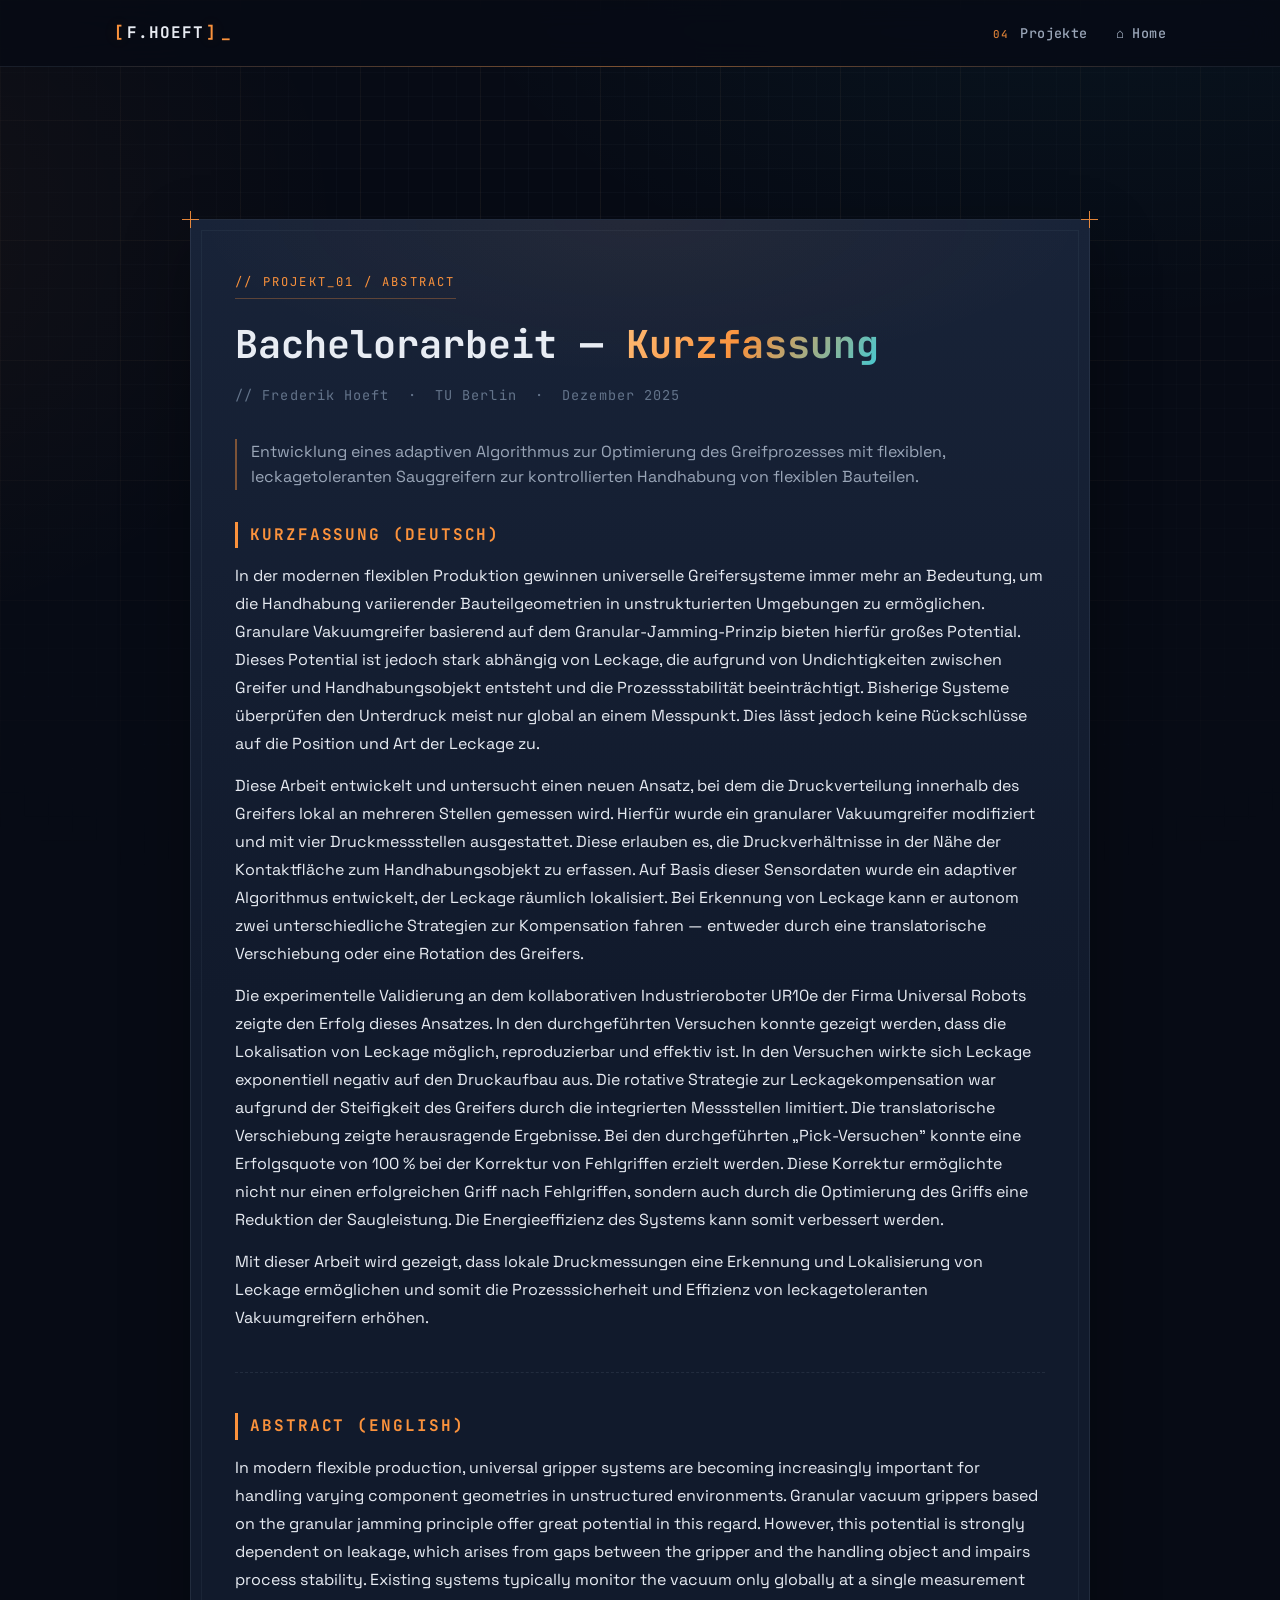
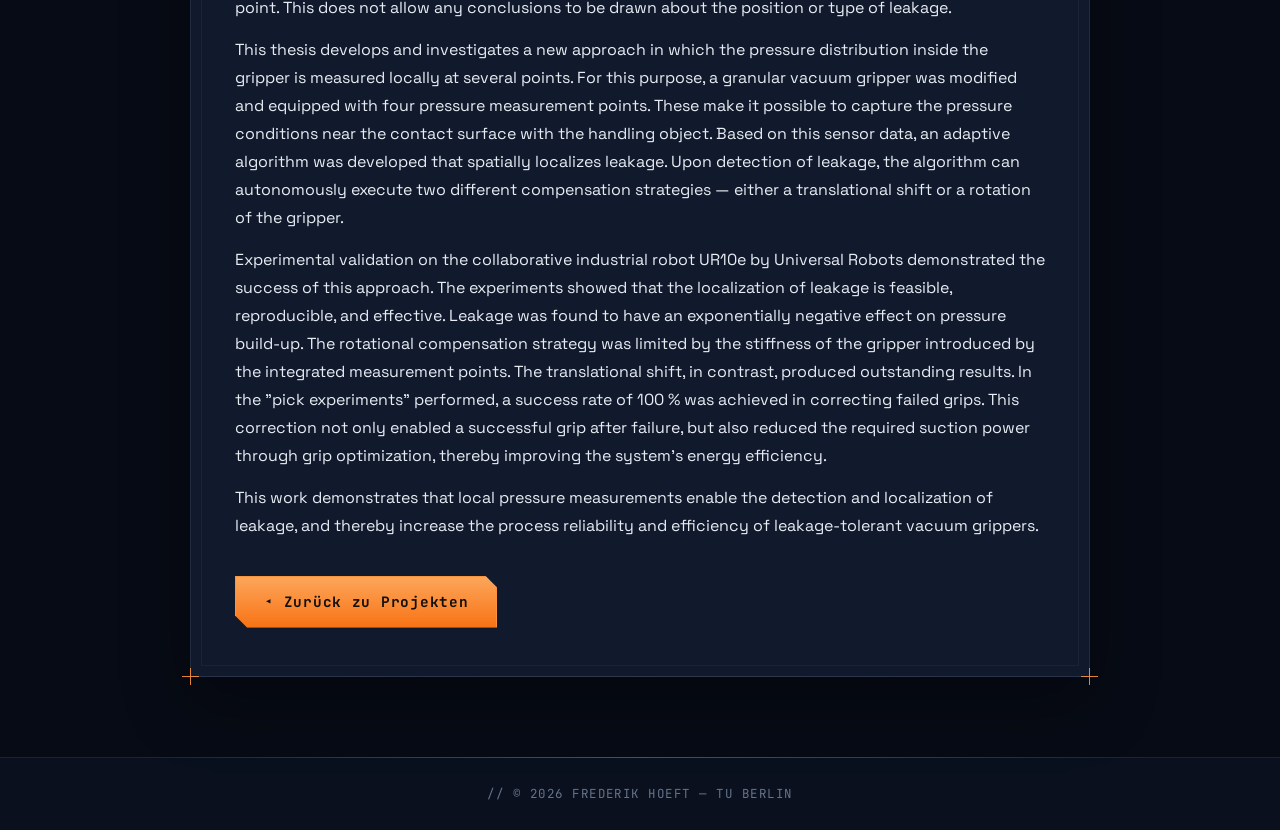
<file: abstract.html>
<!DOCTYPE html>
<html lang="de">
<head>
    <meta charset="UTF-8">
    <meta name="viewport" content="width=device-width, initial-scale=1.0">
    <title>Bachelorarbeit — Kurzfassung | Frederik Hoeft</title>

    <link rel="icon" href="assets/logo-fh.svg" type="image/svg+xml">

    <link rel="preconnect" href="https://fonts.googleapis.com">
    <link rel="preconnect" href="https://fonts.gstatic.com" crossorigin>
    <link href="https://fonts.googleapis.com/css2?family=JetBrains+Mono:wght@400;500;700&family=Space+Grotesk:wght@400;500;600;700&display=swap" rel="stylesheet">

    <link rel="stylesheet" href="style.css">
    <link rel="stylesheet" href="https://cdnjs.cloudflare.com/ajax/libs/font-awesome/6.0.0/css/all.min.css">

    <style>
        .abstract-page {
            padding: 120px 0 80px;
            min-height: 100vh;
        }
        .abstract-page .project-full {
            margin-top: 32px;
        }
        .abstract-page h1 {
            font-family: var(--mono);
            font-size: clamp(1.6rem, 3.2vw, 2.4rem);
            color: var(--text);
            margin-bottom: 8px;
        }
        .abstract-page h1 .highlight {
            color: var(--primary);
        }
        .abstract-page .meta-line {
            font-family: var(--mono);
            color: var(--text-faint);
            font-size: 0.85rem;
            letter-spacing: 0.08em;
            margin-bottom: 32px;
        }
        .abstract-page .lang-block {
            margin-top: 32px;
        }
        .abstract-page .lang-block h2 {
            font-family: var(--mono);
            font-size: 1rem;
            color: var(--primary);
            letter-spacing: 0.12em;
            text-transform: uppercase;
            margin-bottom: 14px;
            border-left: 3px solid var(--primary);
            padding-left: 12px;
        }
        .abstract-page .lang-block p {
            margin-bottom: 14px;
            color: var(--text);
            line-height: 1.75;
        }
        .abstract-page .back-row {
            display: flex;
            gap: 12px;
            flex-wrap: wrap;
            margin-top: 36px;
        }
        .abstract-page .divider-mini {
            margin: 40px 0;
            border: 0;
            border-top: 1px dashed var(--line);
        }
    </style>
</head>
<body>

    <div class="grid-bg" aria-hidden="true"></div>
    <div class="scan-line" aria-hidden="true"></div>

    <nav class="navbar">
        <div class="container">
            <a href="index.html" class="logo">
                <span class="logo-bracket">[</span>
                <span class="logo-text">F.HOEFT</span>
                <span class="logo-bracket">]</span>
                <span class="logo-cursor">_</span>
            </a>
            <ul class="nav-links">
                <li><a href="index.html#projects"><span class="nav-num">04</span> Projekte</a></li>
                <li><a href="index.html">⌂ Home</a></li>
            </ul>
        </div>
    </nav>

    <main class="abstract-page">
        <div class="container">

            <div class="project-full">
                <div class="project-corner tl"></div>
                <div class="project-corner tr"></div>
                <div class="project-corner bl"></div>
                <div class="project-corner br"></div>

                <span class="project-tag">// PROJEKT_01 / ABSTRACT</span>
                <h1>Bachelorarbeit — <span class="highlight">Kurzfassung</span></h1>
                <p class="meta-line">// Frederik Hoeft &nbsp;·&nbsp; TU Berlin &nbsp;·&nbsp; Dezember 2025</p>

                <h3 class="project-subtitle">Entwicklung eines adaptiven Algorithmus zur Optimierung des Greifprozesses mit flexiblen, leckagetoleranten Sauggreifern zur kontrollierten Handhabung von flexiblen Bauteilen.</h3>

                <div class="lang-block">
                    <h2>Kurzfassung (Deutsch)</h2>
                    <p>In der modernen flexiblen Produktion gewinnen universelle Greifersysteme immer mehr an Bedeutung, um die Handhabung variierender Bauteilgeometrien in unstrukturierten Umgebungen zu ermöglichen. Granulare Vakuumgreifer basierend auf dem Granular-Jamming-Prinzip bieten hierfür großes Potential. Dieses Potential ist jedoch stark abhängig von Leckage, die aufgrund von Undichtigkeiten zwischen Greifer und Handhabungsobjekt entsteht und die Prozessstabilität beeinträchtigt. Bisherige Systeme überprüfen den Unterdruck meist nur global an einem Messpunkt. Dies lässt jedoch keine Rückschlüsse auf die Position und Art der Leckage zu.</p>

                    <p>Diese Arbeit entwickelt und untersucht einen neuen Ansatz, bei dem die Druckverteilung innerhalb des Greifers lokal an mehreren Stellen gemessen wird. Hierfür wurde ein granularer Vakuumgreifer modifiziert und mit vier Druckmessstellen ausgestattet. Diese erlauben es, die Druckverhältnisse in der Nähe der Kontaktfläche zum Handhabungsobjekt zu erfassen. Auf Basis dieser Sensordaten wurde ein adaptiver Algorithmus entwickelt, der Leckage räumlich lokalisiert. Bei Erkennung von Leckage kann er autonom zwei unterschiedliche Strategien zur Kompensation fahren — entweder durch eine translatorische Verschiebung oder eine Rotation des Greifers.</p>

                    <p>Die experimentelle Validierung an dem kollaborativen Industrieroboter UR10e der Firma Universal Robots zeigte den Erfolg dieses Ansatzes. In den durchgeführten Versuchen konnte gezeigt werden, dass die Lokalisation von Leckage möglich, reproduzierbar und effektiv ist. In den Versuchen wirkte sich Leckage exponentiell negativ auf den Druckaufbau aus. Die rotative Strategie zur Leckagekompensation war aufgrund der Steifigkeit des Greifers durch die integrierten Messstellen limitiert. Die translatorische Verschiebung zeigte herausragende Ergebnisse. Bei den durchgeführten „Pick-Versuchen" konnte eine Erfolgsquote von 100&nbsp;% bei der Korrektur von Fehlgriffen erzielt werden. Diese Korrektur ermöglichte nicht nur einen erfolgreichen Griff nach Fehlgriffen, sondern auch durch die Optimierung des Griffs eine Reduktion der Saugleistung. Die Energieeffizienz des Systems kann somit verbessert werden.</p>

                    <p>Mit dieser Arbeit wird gezeigt, dass lokale Druckmessungen eine Erkennung und Lokalisierung von Leckage ermöglichen und somit die Prozesssicherheit und Effizienz von leckagetoleranten Vakuumgreifern erhöhen.</p>
                </div>

                <hr class="divider-mini">

                <div class="lang-block">
                    <h2>Abstract (English)</h2>
                    <p>In modern flexible production, universal gripper systems are becoming increasingly important for handling varying component geometries in unstructured environments. Granular vacuum grippers based on the granular jamming principle offer great potential in this regard. However, this potential is strongly dependent on leakage, which arises from gaps between the gripper and the handling object and impairs process stability. Existing systems typically monitor the vacuum only globally at a single measurement point. This does not allow any conclusions to be drawn about the position or type of leakage.</p>

                    <p>This thesis develops and investigates a new approach in which the pressure distribution inside the gripper is measured locally at several points. For this purpose, a granular vacuum gripper was modified and equipped with four pressure measurement points. These make it possible to capture the pressure conditions near the contact surface with the handling object. Based on this sensor data, an adaptive algorithm was developed that spatially localizes leakage. Upon detection of leakage, the algorithm can autonomously execute two different compensation strategies — either a translational shift or a rotation of the gripper.</p>

                    <p>Experimental validation on the collaborative industrial robot UR10e by Universal Robots demonstrated the success of this approach. The experiments showed that the localization of leakage is feasible, reproducible, and effective. Leakage was found to have an exponentially negative effect on pressure build-up. The rotational compensation strategy was limited by the stiffness of the gripper introduced by the integrated measurement points. The translational shift, in contrast, produced outstanding results. In the "pick experiments" performed, a success rate of 100&nbsp;% was achieved in correcting failed grips. This correction not only enabled a successful grip after failure, but also reduced the required suction power through grip optimization, thereby improving the system's energy efficiency.</p>

                    <p>This work demonstrates that local pressure measurements enable the detection and localization of leakage, and thereby increase the process reliability and efficiency of leakage-tolerant vacuum grippers.</p>
                </div>

                <div class="back-row">
                    <a href="index.html#projects" class="btn"><span class="btn-arrow">◂</span> Zurück zu Projekten</a>
                </div>
            </div>

        </div>
    </main>

    <footer class="site-footer">
        <div class="container">
            <span class="footer-line">// © 2026 FREDERIK HOEFT — TU BERLIN</span>
        </div>
    </footer>

    <!-- GoatCounter Web-Analyse (cookielos, datenschutzfreundlich, DSGVO-freundlich). -->
    <script data-goatcounter="https://fredwood.goatcounter.com/count"
            async src="//gc.zgo.at/count.js"></script>

</body>
</html>
</file>
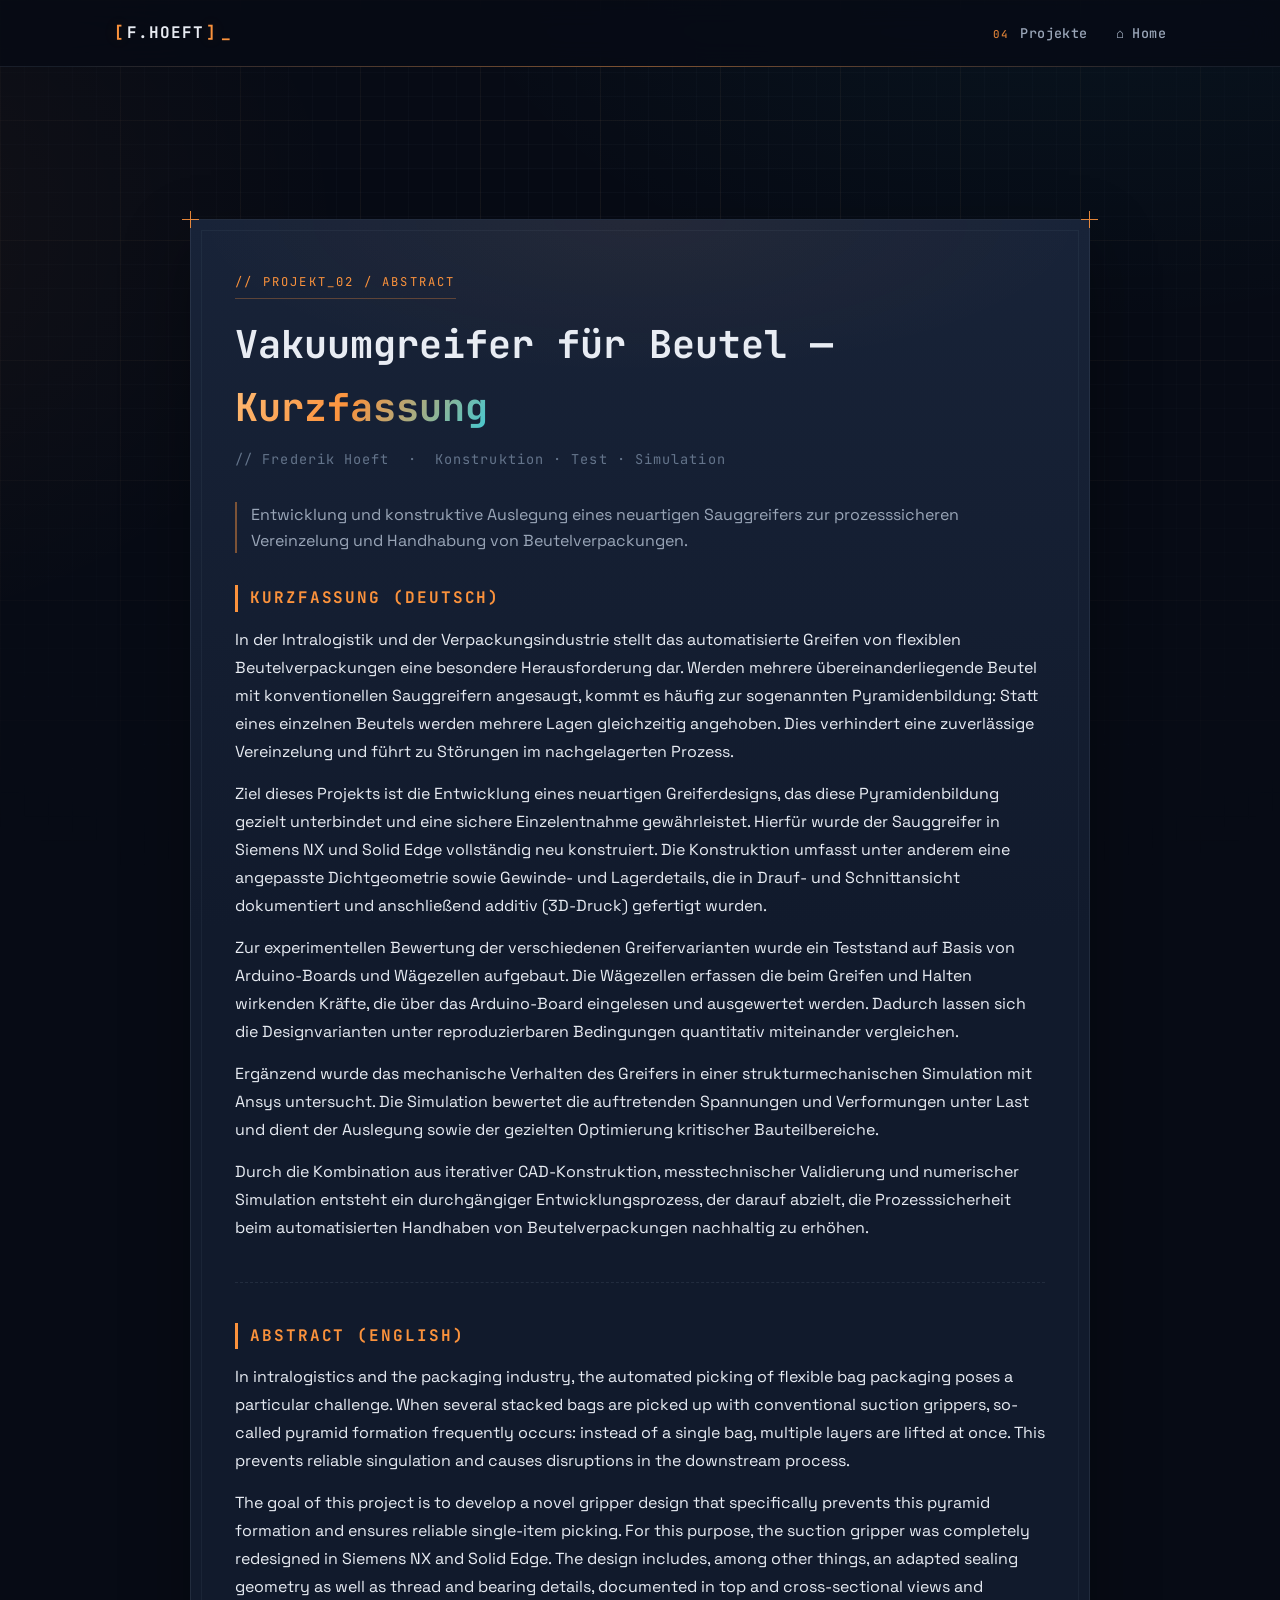
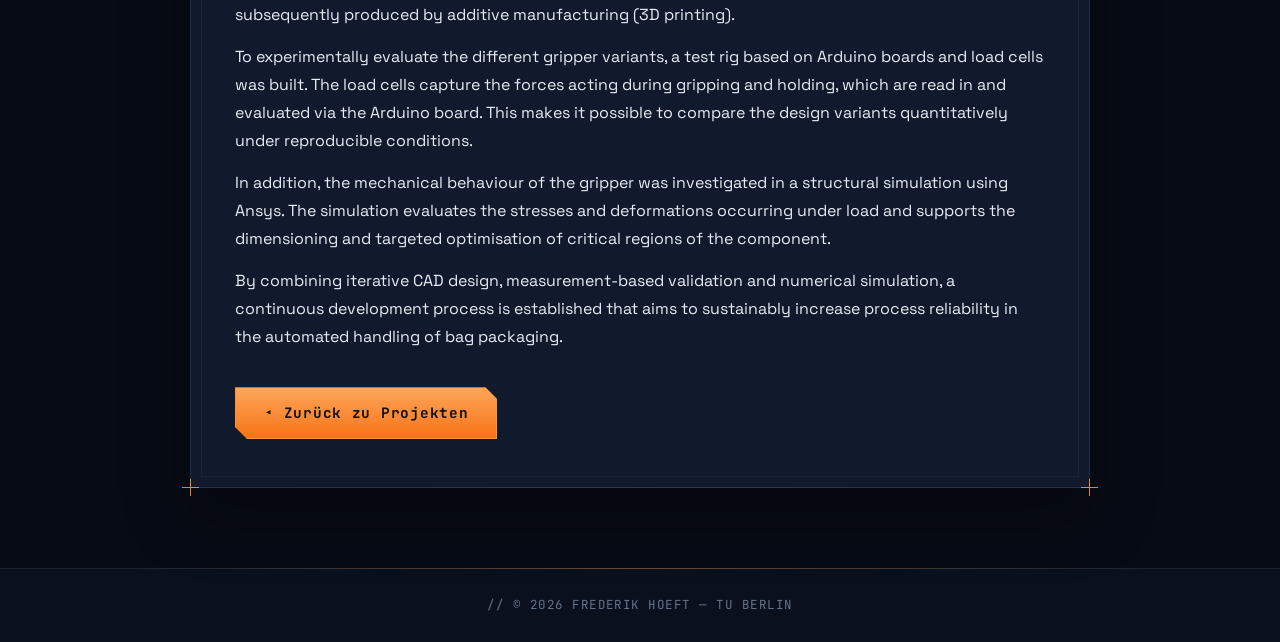
<file: abstract2.html>
<!DOCTYPE html>
<html lang="de">
<head>
    <meta charset="UTF-8">
    <meta name="viewport" content="width=device-width, initial-scale=1.0">
    <title>Vakuumgreifer für Beutel — Kurzfassung | Frederik Hoeft</title>

    <link rel="icon" href="assets/logo-fh.svg" type="image/svg+xml">

    <link rel="preconnect" href="https://fonts.googleapis.com">
    <link rel="preconnect" href="https://fonts.gstatic.com" crossorigin>
    <link href="https://fonts.googleapis.com/css2?family=JetBrains+Mono:wght@400;500;700&family=Space+Grotesk:wght@400;500;600;700&display=swap" rel="stylesheet">

    <link rel="stylesheet" href="style.css">
    <link rel="stylesheet" href="https://cdnjs.cloudflare.com/ajax/libs/font-awesome/6.0.0/css/all.min.css">

    <style>
        .abstract-page {
            padding: 120px 0 80px;
            min-height: 100vh;
        }
        .abstract-page .project-full {
            margin-top: 32px;
        }
        .abstract-page h1 {
            font-family: var(--mono);
            font-size: clamp(1.6rem, 3.2vw, 2.4rem);
            color: var(--text);
            margin-bottom: 8px;
        }
        .abstract-page h1 .highlight {
            color: var(--primary);
        }
        .abstract-page .meta-line {
            font-family: var(--mono);
            color: var(--text-faint);
            font-size: 0.85rem;
            letter-spacing: 0.08em;
            margin-bottom: 32px;
        }
        .abstract-page .lang-block {
            margin-top: 32px;
        }
        .abstract-page .lang-block h2 {
            font-family: var(--mono);
            font-size: 1rem;
            color: var(--primary);
            letter-spacing: 0.12em;
            text-transform: uppercase;
            margin-bottom: 14px;
            border-left: 3px solid var(--primary);
            padding-left: 12px;
        }
        .abstract-page .lang-block p {
            margin-bottom: 14px;
            color: var(--text);
            line-height: 1.75;
        }
        .abstract-page .back-row {
            display: flex;
            gap: 12px;
            flex-wrap: wrap;
            margin-top: 36px;
        }
        .abstract-page .divider-mini {
            margin: 40px 0;
            border: 0;
            border-top: 1px dashed var(--line);
        }
    </style>
</head>
<body>

    <div class="grid-bg" aria-hidden="true"></div>
    <div class="scan-line" aria-hidden="true"></div>

    <nav class="navbar">
        <div class="container">
            <a href="index.html" class="logo">
                <span class="logo-bracket">[</span>
                <span class="logo-text">F.HOEFT</span>
                <span class="logo-bracket">]</span>
                <span class="logo-cursor">_</span>
            </a>
            <ul class="nav-links">
                <li><a href="index.html#projects"><span class="nav-num">04</span> Projekte</a></li>
                <li><a href="index.html">⌂ Home</a></li>
            </ul>
        </div>
    </nav>

    <main class="abstract-page">
        <div class="container">

            <div class="project-full">
                <div class="project-corner tl"></div>
                <div class="project-corner tr"></div>
                <div class="project-corner bl"></div>
                <div class="project-corner br"></div>

                <span class="project-tag">// PROJEKT_02 / ABSTRACT</span>
                <h1>Vakuumgreifer für Beutel — <span class="highlight">Kurzfassung</span></h1>
                <p class="meta-line">// Frederik Hoeft &nbsp;·&nbsp; Konstruktion · Test · Simulation</p>

                <h3 class="project-subtitle">Entwicklung und konstruktive Auslegung eines neuartigen Sauggreifers zur prozesssicheren Vereinzelung und Handhabung von Beutelverpackungen.</h3>

                <div class="lang-block">
                    <h2>Kurzfassung (Deutsch)</h2>
                    <p>In der Intralogistik und der Verpackungsindustrie stellt das automatisierte Greifen von flexiblen Beutelverpackungen eine besondere Herausforderung dar. Werden mehrere übereinanderliegende Beutel mit konventionellen Sauggreifern angesaugt, kommt es häufig zur sogenannten Pyramidenbildung: Statt eines einzelnen Beutels werden mehrere Lagen gleichzeitig angehoben. Dies verhindert eine zuverlässige Vereinzelung und führt zu Störungen im nachgelagerten Prozess.</p>

                    <p>Ziel dieses Projekts ist die Entwicklung eines neuartigen Greiferdesigns, das diese Pyramidenbildung gezielt unterbindet und eine sichere Einzelentnahme gewährleistet. Hierfür wurde der Sauggreifer in Siemens NX und Solid Edge vollständig neu konstruiert. Die Konstruktion umfasst unter anderem eine angepasste Dichtgeometrie sowie Gewinde- und Lagerdetails, die in Drauf- und Schnittansicht dokumentiert und anschließend additiv (3D-Druck) gefertigt wurden.</p>

                    <p>Zur experimentellen Bewertung der verschiedenen Greifervarianten wurde ein Teststand auf Basis von Arduino-Boards und Wägezellen aufgebaut. Die Wägezellen erfassen die beim Greifen und Halten wirkenden Kräfte, die über das Arduino-Board eingelesen und ausgewertet werden. Dadurch lassen sich die Designvarianten unter reproduzierbaren Bedingungen quantitativ miteinander vergleichen.</p>

                    <p>Ergänzend wurde das mechanische Verhalten des Greifers in einer strukturmechanischen Simulation mit Ansys untersucht. Die Simulation bewertet die auftretenden Spannungen und Verformungen unter Last und dient der Auslegung sowie der gezielten Optimierung kritischer Bauteilbereiche.</p>

                    <p>Durch die Kombination aus iterativer CAD-Konstruktion, messtechnischer Validierung und numerischer Simulation entsteht ein durchgängiger Entwicklungsprozess, der darauf abzielt, die Prozesssicherheit beim automatisierten Handhaben von Beutelverpackungen nachhaltig zu erhöhen.</p>
                </div>

                <hr class="divider-mini">

                <div class="lang-block">
                    <h2>Abstract (English)</h2>
                    <p>In intralogistics and the packaging industry, the automated picking of flexible bag packaging poses a particular challenge. When several stacked bags are picked up with conventional suction grippers, so-called pyramid formation frequently occurs: instead of a single bag, multiple layers are lifted at once. This prevents reliable singulation and causes disruptions in the downstream process.</p>

                    <p>The goal of this project is to develop a novel gripper design that specifically prevents this pyramid formation and ensures reliable single-item picking. For this purpose, the suction gripper was completely redesigned in Siemens NX and Solid Edge. The design includes, among other things, an adapted sealing geometry as well as thread and bearing details, documented in top and cross-sectional views and subsequently produced by additive manufacturing (3D printing).</p>

                    <p>To experimentally evaluate the different gripper variants, a test rig based on Arduino boards and load cells was built. The load cells capture the forces acting during gripping and holding, which are read in and evaluated via the Arduino board. This makes it possible to compare the design variants quantitatively under reproducible conditions.</p>

                    <p>In addition, the mechanical behaviour of the gripper was investigated in a structural simulation using Ansys. The simulation evaluates the stresses and deformations occurring under load and supports the dimensioning and targeted optimisation of critical regions of the component.</p>

                    <p>By combining iterative CAD design, measurement-based validation and numerical simulation, a continuous development process is established that aims to sustainably increase process reliability in the automated handling of bag packaging.</p>
                </div>

                <div class="back-row">
                    <a href="index.html#projects" class="btn"><span class="btn-arrow">◂</span> Zurück zu Projekten</a>
                </div>
            </div>

        </div>
    </main>

    <footer class="site-footer">
        <div class="container">
            <span class="footer-line">// © 2026 FREDERIK HOEFT — TU BERLIN</span>
        </div>
    </footer>

    <!-- GoatCounter Web-Analyse (cookielos, datenschutzfreundlich, DSGVO-freundlich). -->
    <script data-goatcounter="https://fredwood.goatcounter.com/count"
            async src="//gc.zgo.at/count.js"></script>

</body>
</html>
</file>
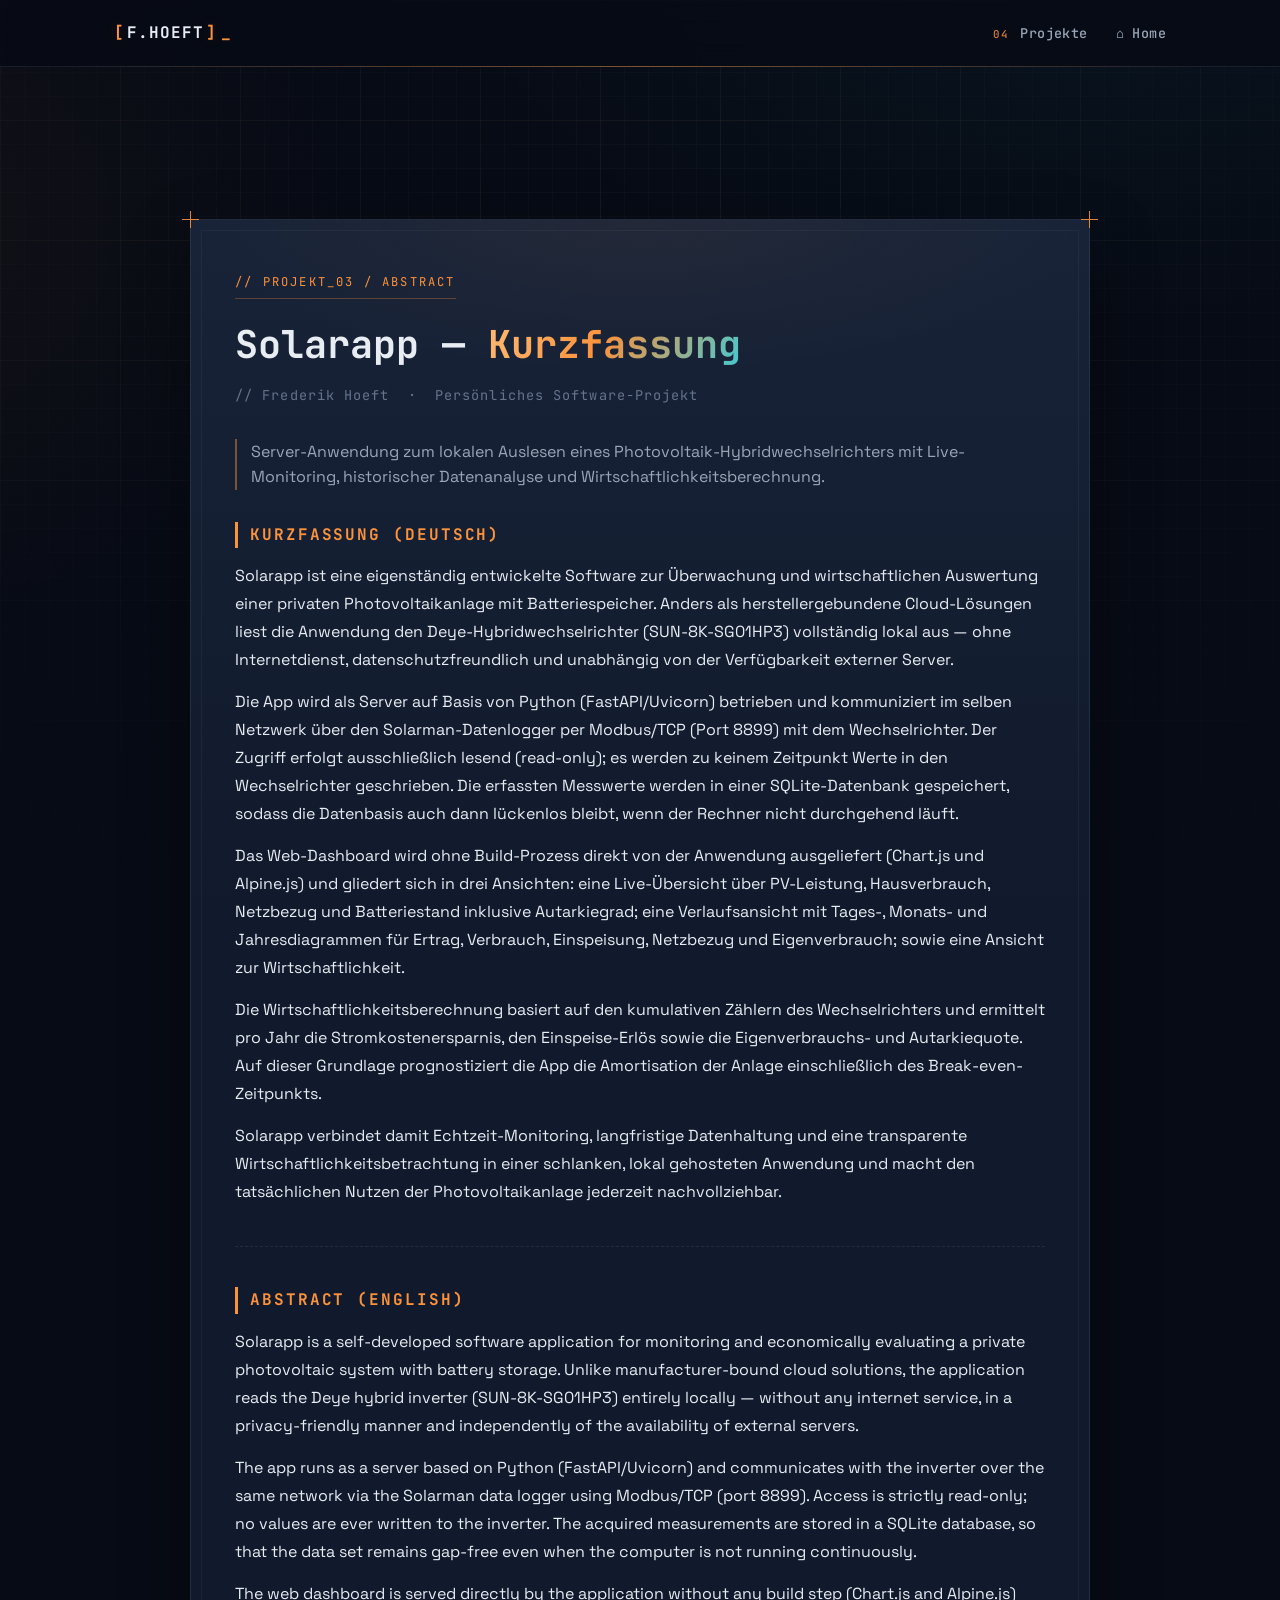
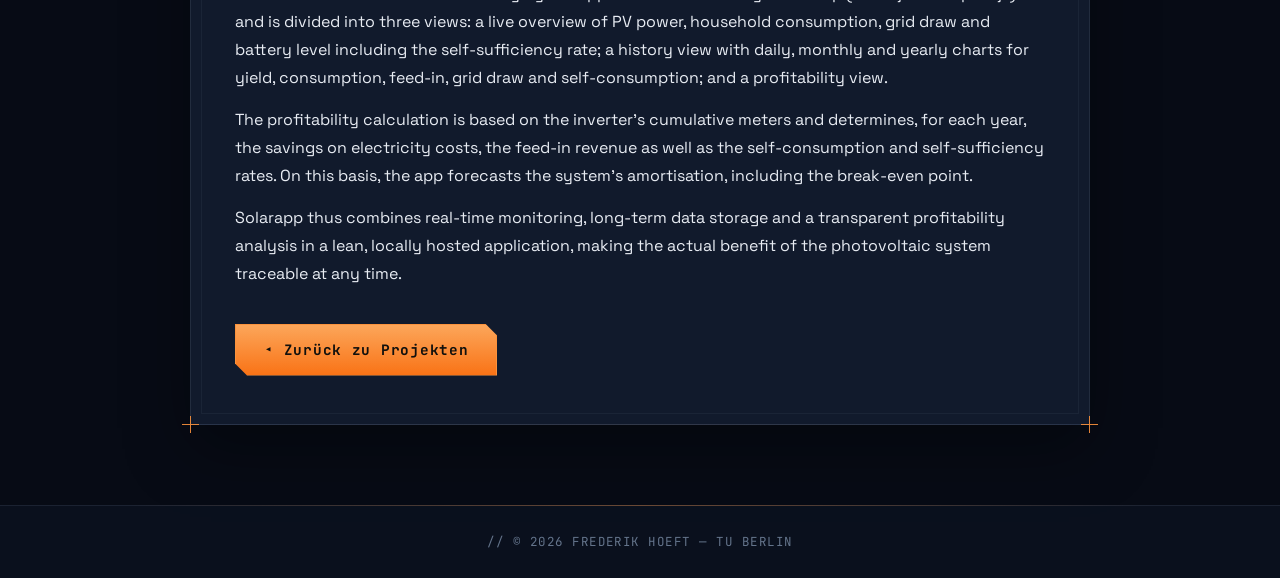
<file: abstract3.html>
<!DOCTYPE html>
<html lang="de">
<head>
    <meta charset="UTF-8">
    <meta name="viewport" content="width=device-width, initial-scale=1.0">
    <title>Solarapp — Kurzfassung | Frederik Hoeft</title>

    <link rel="icon" href="assets/logo-fh.svg" type="image/svg+xml">

    <link rel="preconnect" href="https://fonts.googleapis.com">
    <link rel="preconnect" href="https://fonts.gstatic.com" crossorigin>
    <link href="https://fonts.googleapis.com/css2?family=JetBrains+Mono:wght@400;500;700&family=Space+Grotesk:wght@400;500;600;700&display=swap" rel="stylesheet">

    <link rel="stylesheet" href="style.css">
    <link rel="stylesheet" href="https://cdnjs.cloudflare.com/ajax/libs/font-awesome/6.0.0/css/all.min.css">

    <style>
        .abstract-page {
            padding: 120px 0 80px;
            min-height: 100vh;
        }
        .abstract-page .project-full {
            margin-top: 32px;
        }
        .abstract-page h1 {
            font-family: var(--mono);
            font-size: clamp(1.6rem, 3.2vw, 2.4rem);
            color: var(--text);
            margin-bottom: 8px;
        }
        .abstract-page h1 .highlight {
            color: var(--primary);
        }
        .abstract-page .meta-line {
            font-family: var(--mono);
            color: var(--text-faint);
            font-size: 0.85rem;
            letter-spacing: 0.08em;
            margin-bottom: 32px;
        }
        .abstract-page .lang-block {
            margin-top: 32px;
        }
        .abstract-page .lang-block h2 {
            font-family: var(--mono);
            font-size: 1rem;
            color: var(--primary);
            letter-spacing: 0.12em;
            text-transform: uppercase;
            margin-bottom: 14px;
            border-left: 3px solid var(--primary);
            padding-left: 12px;
        }
        .abstract-page .lang-block p {
            margin-bottom: 14px;
            color: var(--text);
            line-height: 1.75;
        }
        .abstract-page .back-row {
            display: flex;
            gap: 12px;
            flex-wrap: wrap;
            margin-top: 36px;
        }
        .abstract-page .divider-mini {
            margin: 40px 0;
            border: 0;
            border-top: 1px dashed var(--line);
        }
    </style>
</head>
<body>

    <div class="grid-bg" aria-hidden="true"></div>
    <div class="scan-line" aria-hidden="true"></div>

    <nav class="navbar">
        <div class="container">
            <a href="index.html" class="logo">
                <span class="logo-bracket">[</span>
                <span class="logo-text">F.HOEFT</span>
                <span class="logo-bracket">]</span>
                <span class="logo-cursor">_</span>
            </a>
            <ul class="nav-links">
                <li><a href="index.html#projects"><span class="nav-num">04</span> Projekte</a></li>
                <li><a href="index.html">⌂ Home</a></li>
            </ul>
        </div>
    </nav>

    <main class="abstract-page">
        <div class="container">

            <div class="project-full">
                <div class="project-corner tl"></div>
                <div class="project-corner tr"></div>
                <div class="project-corner bl"></div>
                <div class="project-corner br"></div>

                <span class="project-tag">// PROJEKT_03 / ABSTRACT</span>
                <h1>Solarapp — <span class="highlight">Kurzfassung</span></h1>
                <p class="meta-line">// Frederik Hoeft &nbsp;·&nbsp; Persönliches Software-Projekt</p>

                <h3 class="project-subtitle">Server-Anwendung zum lokalen Auslesen eines Photovoltaik-Hybridwechselrichters mit Live-Monitoring, historischer Datenanalyse und Wirtschaftlichkeitsberechnung.</h3>

                <div class="lang-block">
                    <h2>Kurzfassung (Deutsch)</h2>
                    <p>Solarapp ist eine eigenständig entwickelte Software zur Überwachung und wirtschaftlichen Auswertung einer privaten Photovoltaikanlage mit Batteriespeicher. Anders als herstellergebundene Cloud-Lösungen liest die Anwendung den Deye-Hybridwechselrichter (SUN-8K-SG01HP3) vollständig lokal aus — ohne Internetdienst, datenschutzfreundlich und unabhängig von der Verfügbarkeit externer Server.</p>

                    <p>Die App wird als Server auf Basis von Python (FastAPI/Uvicorn) betrieben und kommuniziert im selben Netzwerk über den Solarman-Datenlogger per Modbus/TCP (Port 8899) mit dem Wechselrichter. Der Zugriff erfolgt ausschließlich lesend (read-only); es werden zu keinem Zeitpunkt Werte in den Wechselrichter geschrieben. Die erfassten Messwerte werden in einer SQLite-Datenbank gespeichert, sodass die Datenbasis auch dann lückenlos bleibt, wenn der Rechner nicht durchgehend läuft.</p>

                    <p>Das Web-Dashboard wird ohne Build-Prozess direkt von der Anwendung ausgeliefert (Chart.js und Alpine.js) und gliedert sich in drei Ansichten: eine Live-Übersicht über PV-Leistung, Hausverbrauch, Netzbezug und Batteriestand inklusive Autarkiegrad; eine Verlaufsansicht mit Tages-, Monats- und Jahresdiagrammen für Ertrag, Verbrauch, Einspeisung, Netzbezug und Eigenverbrauch; sowie eine Ansicht zur Wirtschaftlichkeit.</p>

                    <p>Die Wirtschaftlichkeitsberechnung basiert auf den kumulativen Zählern des Wechselrichters und ermittelt pro Jahr die Stromkostenersparnis, den Einspeise-Erlös sowie die Eigenverbrauchs- und Autarkiequote. Auf dieser Grundlage prognostiziert die App die Amortisation der Anlage einschließlich des Break-even-Zeitpunkts.</p>

                    <p>Solarapp verbindet damit Echtzeit-Monitoring, langfristige Datenhaltung und eine transparente Wirtschaftlichkeitsbetrachtung in einer schlanken, lokal gehosteten Anwendung und macht den tatsächlichen Nutzen der Photovoltaikanlage jederzeit nachvollziehbar.</p>
                </div>

                <hr class="divider-mini">

                <div class="lang-block">
                    <h2>Abstract (English)</h2>
                    <p>Solarapp is a self-developed software application for monitoring and economically evaluating a private photovoltaic system with battery storage. Unlike manufacturer-bound cloud solutions, the application reads the Deye hybrid inverter (SUN-8K-SG01HP3) entirely locally — without any internet service, in a privacy-friendly manner and independently of the availability of external servers.</p>

                    <p>The app runs as a server based on Python (FastAPI/Uvicorn) and communicates with the inverter over the same network via the Solarman data logger using Modbus/TCP (port 8899). Access is strictly read-only; no values are ever written to the inverter. The acquired measurements are stored in a SQLite database, so that the data set remains gap-free even when the computer is not running continuously.</p>

                    <p>The web dashboard is served directly by the application without any build step (Chart.js and Alpine.js) and is divided into three views: a live overview of PV power, household consumption, grid draw and battery level including the self-sufficiency rate; a history view with daily, monthly and yearly charts for yield, consumption, feed-in, grid draw and self-consumption; and a profitability view.</p>

                    <p>The profitability calculation is based on the inverter's cumulative meters and determines, for each year, the savings on electricity costs, the feed-in revenue as well as the self-consumption and self-sufficiency rates. On this basis, the app forecasts the system's amortisation, including the break-even point.</p>

                    <p>Solarapp thus combines real-time monitoring, long-term data storage and a transparent profitability analysis in a lean, locally hosted application, making the actual benefit of the photovoltaic system traceable at any time.</p>
                </div>

                <div class="back-row">
                    <a href="index.html#projects" class="btn"><span class="btn-arrow">◂</span> Zurück zu Projekten</a>
                </div>
            </div>

        </div>
    </main>

    <footer class="site-footer">
        <div class="container">
            <span class="footer-line">// © 2026 FREDERIK HOEFT — TU BERLIN</span>
        </div>
    </footer>

    <!-- GoatCounter Web-Analyse (cookielos, datenschutzfreundlich, DSGVO-freundlich). -->
    <script data-goatcounter="https://fredwood.goatcounter.com/count"
            async src="//gc.zgo.at/count.js"></script>

</body>
</html>
</file>
<file: style.css>
﻿/* =========================================
   ENGINEERING PORTFOLIO — F.HOEFT
   Aesthetic: technical drawing / blueprint / dark
   v2 visual refresh — identical markup & content
   ========================================= */

:root {
    --bg: #070b15;
    --bg-2: #0c1322;
    --surface: #111a2c;
    --surface-2: #182338;
    --line: rgba(148, 163, 184, 0.13);
    --line-soft: rgba(148, 163, 184, 0.07);
    --line-strong: rgba(251, 146, 60, 0.45);
    --primary: #fb923c;        /* CAD / engineering amber */
    --primary-hot: #f97316;
    --primary-glow: rgba(251, 146, 60, 0.2);
    --accent: #22d3ee;         /* technical cyan */
    --accent-glow: rgba(34, 211, 238, 0.18);
    --text: #e8ecf3;
    --text-muted: #9aa6b8;
    --text-faint: #64748b;
    --danger: #ef4444;
    --mono: 'JetBrains Mono', 'Courier New', monospace;
    --sans: 'Space Grotesk', 'Segoe UI', Tahoma, sans-serif;
}

* {
    margin: 0;
    padding: 0;
    box-sizing: border-box;
}

html {
    scroll-behavior: smooth;
    scrollbar-color: #1d2940 var(--bg);
}

body {
    font-family: var(--sans);
    line-height: 1.65;
    color: var(--text);
    background:
        radial-gradient(1100px 700px at 85% -10%, rgba(34, 211, 238, 0.05), transparent 60%),
        radial-gradient(900px 700px at -15% 25%, rgba(251, 146, 60, 0.05), transparent 60%),
        var(--bg);
    background-attachment: fixed;
    overflow-x: hidden;
    position: relative;
}

::selection {
    background: rgba(251, 146, 60, 0.35);
    color: #fff;
}

::-webkit-scrollbar { width: 11px; }
::-webkit-scrollbar-track { background: var(--bg); }
::-webkit-scrollbar-thumb {
    background: var(--surface-2);
    border: 3px solid var(--bg);
    border-radius: 8px;
}
::-webkit-scrollbar-thumb:hover { background: #243150; }

a:focus-visible,
button:focus-visible {
    outline: 2px solid var(--accent);
    outline-offset: 3px;
}

/* Blueprint graph-paper background: fine grid + major grid */
.grid-bg {
    position: fixed;
    inset: 0;
    z-index: 0;
    pointer-events: none;
    background-image:
        linear-gradient(rgba(148, 163, 184, 0.045) 1px, transparent 1px),
        linear-gradient(90deg, rgba(148, 163, 184, 0.045) 1px, transparent 1px),
        linear-gradient(rgba(251, 146, 60, 0.05) 1px, transparent 1px),
        linear-gradient(90deg, rgba(251, 146, 60, 0.05) 1px, transparent 1px);
    background-size:
        24px 24px,
        24px 24px,
        120px 120px,
        120px 120px;
    mask-image: radial-gradient(ellipse 95% 75% at 50% 30%, black 0%, transparent 100%);
    -webkit-mask-image: radial-gradient(ellipse 95% 75% at 50% 30%, black 0%, transparent 100%);
}

/* slow-moving scanline */
.scan-line {
    position: fixed;
    left: 0;
    right: 0;
    height: 1px;
    z-index: 1;
    pointer-events: none;
    background: linear-gradient(90deg, transparent, rgba(251, 146, 60, 0.3), transparent);
    box-shadow: 0 0 10px rgba(251, 146, 60, 0.3);
    animation: scan 16s linear infinite;
    opacity: 0.4;
}

@keyframes scan {
    0% { top: 0; }
    100% { top: 100vh; }
}

.container {
    max-width: 1100px;
    margin: 0 auto;
    padding: 0 24px;
    position: relative;
    z-index: 2;
}

/* =========================================
   NAVBAR
   ========================================= */
.navbar {
    background: rgba(7, 11, 21, 0.8);
    backdrop-filter: blur(14px) saturate(1.2);
    -webkit-backdrop-filter: blur(14px) saturate(1.2);
    border-bottom: 1px solid var(--line);
    position: sticky;
    top: 0;
    z-index: 100;
}

.navbar::after {
    content: '';
    position: absolute;
    left: 0;
    right: 0;
    bottom: -1px;
    height: 1px;
    background: linear-gradient(90deg, transparent 5%, rgba(251, 146, 60, 0.45), transparent 95%);
    pointer-events: none;
}

.navbar .container {
    display: flex;
    justify-content: space-between;
    align-items: center;
    height: 66px;
}

.logo {
    font-family: var(--mono);
    font-weight: 700;
    font-size: 1rem;
    text-decoration: none;
    color: var(--text);
    letter-spacing: 0.06em;
    display: flex;
    align-items: center;
    gap: 2px;
}

.logo-bracket {
    color: var(--primary);
    text-shadow: 0 0 14px var(--primary-glow);
}

.logo-text {
    color: var(--text);
}

.logo-cursor {
    color: var(--primary);
    animation: blink 1.1s steps(2) infinite;
    margin-left: 2px;
}

@keyframes blink {
    0%, 50% { opacity: 1; }
    51%, 100% { opacity: 0; }
}

.nav-links {
    list-style: none;
    display: flex;
    gap: 28px;
    align-items: center;
}

.nav-links a {
    text-decoration: none;
    color: var(--text-muted);
    font-family: var(--mono);
    font-size: 0.84rem;
    font-weight: 500;
    letter-spacing: 0.03em;
    transition: color 0.25s ease;
    position: relative;
    padding-bottom: 2px;
}

.nav-links a::after {
    content: '';
    position: absolute;
    left: 0;
    bottom: -6px;
    width: 0;
    height: 1px;
    background: linear-gradient(90deg, var(--primary), var(--accent));
    transition: width 0.3s ease;
}

.nav-links a:hover {
    color: var(--text);
}

.nav-links a:hover::after {
    width: 100%;
}

.nav-num {
    color: var(--primary);
    font-size: 0.68rem;
    margin-right: 4px;
    opacity: 0.85;
}

.lang-btn {
    background:
        linear-gradient(to bottom left, transparent calc(50% - 0.5px), var(--primary) calc(50% - 0.5px), var(--primary) calc(50% + 0.5px), transparent calc(50% + 0.5px)) top right / 9px 9px no-repeat,
        rgba(251, 146, 60, 0.06);
    border: 1px solid var(--primary);
    color: var(--primary);
    padding: 6px 13px;
    clip-path: polygon(0 0, calc(100% - 8px) 0, 100% 8px, 100% 100%, 0 100%);
    border-radius: 0;
    cursor: pointer;
    font-family: var(--mono);
    font-weight: 700;
    font-size: 0.8rem;
    letter-spacing: 0.1em;
    transition: background 0.25s ease, color 0.25s ease;
}

.lang-btn:hover {
    background: var(--primary);
    color: var(--bg);
}

/* =========================================
   HERO
   ========================================= */
.hero {
    min-height: calc(100vh - 66px);
    display: flex;
    align-items: center;
    justify-content: center;
    text-align: left;
    position: relative;
    overflow: hidden;
    background:
        radial-gradient(ellipse at 25% 45%, rgba(251, 146, 60, 0.08), transparent 55%),
        radial-gradient(ellipse at 75% 85%, rgba(34, 211, 238, 0.05), transparent 60%);
    padding: 80px 0;
}

/* Signature: faint CAD reticle — concentric circles + crosshair … */
.hero::before {
    content: '';
    position: absolute;
    top: 50%;
    right: -190px;
    width: 740px;
    height: 740px;
    transform: translateY(-50%);
    border-radius: 50%;
    border: 1px solid rgba(251, 146, 60, 0.09);
    background:
        radial-gradient(circle, transparent 0 33.8%, rgba(251, 146, 60, 0.09) 34%, transparent 34.5%),
        radial-gradient(circle, transparent 0 59.6%, rgba(34, 211, 238, 0.08) 59.8%, transparent 60.3%),
        linear-gradient(rgba(251, 146, 60, 0.08), rgba(251, 146, 60, 0.08)) center / 100% 1px no-repeat,
        linear-gradient(rgba(251, 146, 60, 0.08), rgba(251, 146, 60, 0.08)) center / 1px 100% no-repeat;
    z-index: 0;
    pointer-events: none;
}

/* … and a slowly rotating ring of degree ticks */
.hero::after {
    content: '';
    position: absolute;
    top: 50%;
    right: -190px;
    width: 740px;
    height: 740px;
    border-radius: 50%;
    background: repeating-conic-gradient(
        from 0deg,
        rgba(251, 146, 60, 0.32) 0deg 0.45deg,
        transparent 0.45deg 6deg
    );
    -webkit-mask: radial-gradient(circle, transparent 0 42%, black 42.5% 46%, transparent 46.5%);
    mask: radial-gradient(circle, transparent 0 42%, black 42.5% 46%, transparent 46.5%);
    transform: translateY(-50%) rotate(0deg);
    animation: reticleSpin 140s linear infinite;
    z-index: 0;
    pointer-events: none;
    opacity: 0.85;
}

@keyframes reticleSpin {
    from { transform: translateY(-50%) rotate(0deg); }
    to   { transform: translateY(-50%) rotate(360deg); }
}

.hero-corner {
    position: absolute;
    width: 34px;
    height: 34px;
    border: 1px solid rgba(251, 146, 60, 0.7);
    z-index: 2;
}

.hero-corner.top-left { top: 24px; left: 24px; border-right: none; border-bottom: none; }
.hero-corner.top-right { top: 24px; right: 24px; border-left: none; border-bottom: none; }
.hero-corner.bottom-left { bottom: 24px; left: 24px; border-right: none; border-top: none; }
.hero-corner.bottom-right { bottom: 24px; right: 24px; border-left: none; border-top: none; }

.hero-content {
    max-width: 900px;
}

.hero-meta {
    display: flex;
    align-items: center;
    gap: 14px;
    margin-bottom: 30px;
    animation: fadeInDown 0.8s 0.1s both;
}

.hero-meta-line {
    flex: 0 0 64px;
    height: 1px;
    background: linear-gradient(90deg, var(--primary), transparent);
    position: relative;
}

.hero-meta-line::before {
    content: '';
    position: absolute;
    left: 0;
    top: -3px;
    width: 1px;
    height: 7px;
    background: var(--primary);
}

.hero-meta-text {
    font-family: var(--mono);
    font-size: 0.8rem;
    color: var(--primary);
    letter-spacing: 0.18em;
}

.hero h1 {
    font-size: clamp(2.6rem, 6.5vw, 5rem);
    line-height: 1.04;
    font-weight: 700;
    margin-bottom: 34px;
    letter-spacing: -0.025em;
    animation: fadeInUp 0.9s 0.2s both;
}

.hero-greeting {
    display: block;
    font-size: 0.42em;
    font-family: var(--mono);
    color: var(--text-muted);
    font-weight: 500;
    margin-bottom: 12px;
    letter-spacing: 0.06em;
}

.highlight {
    background: linear-gradient(120deg, #fdba74 0%, var(--primary) 45%, var(--accent) 110%);
    -webkit-background-clip: text;
    background-clip: text;
    -webkit-text-fill-color: transparent;
    color: transparent;
    position: relative;
}

/* dimension line under the name, like a technical drawing */
.hero h1 .highlight::after {
    content: '';
    position: absolute;
    left: 3px;
    right: 8px;
    bottom: -16px;
    height: 9px;
    border-left: 1px solid rgba(251, 146, 60, 0.75);
    border-right: 1px solid rgba(251, 146, 60, 0.75);
    background: linear-gradient(rgba(251, 146, 60, 0.5), rgba(251, 146, 60, 0.5)) center / 100% 1px no-repeat;
}

.hero-sub {
    font-size: 1.12rem;
    color: var(--text-muted);
    margin-bottom: 36px;
    max-width: 640px;
    animation: fadeInUp 0.9s 0.35s both;
}

.hero-specs {
    display: flex;
    flex-wrap: wrap;
    gap: 18px;
    margin-bottom: 40px;
    animation: fadeInUp 0.9s 0.5s both;
}

.spec {
    display: inline-flex;
    align-items: center;
    gap: 8px;
    font-family: var(--mono);
    font-size: 0.78rem;
    padding: 6px 12px;
    border: 1px solid var(--line);
    background: rgba(255, 255, 255, 0.02);
}

.spec-key {
    color: var(--text-faint);
    letter-spacing: 0.1em;
}

.spec-key::after {
    content: ':';
    margin-left: 4px;
    color: var(--primary);
}

.spec-val {
    color: var(--text);
}

.spec-val.pulse {
    color: var(--accent);
    position: relative;
    padding-left: 14px;
}

.spec-val.pulse::before {
    content: '';
    position: absolute;
    left: 0;
    top: 50%;
    transform: translateY(-50%);
    width: 8px;
    height: 8px;
    border-radius: 50%;
    background: var(--accent);
    box-shadow: 0 0 8px var(--accent);
    animation: livePulse 1.6s ease-in-out infinite;
}

@keyframes livePulse {
    0%, 100% { opacity: 1; box-shadow: 0 0 8px var(--accent); }
    50% { opacity: 0.4; box-shadow: 0 0 14px var(--accent); }
}

@keyframes fadeInUp {
    from { opacity: 0; transform: translateY(24px); }
    to { opacity: 1; transform: translateY(0); }
}

@keyframes fadeInDown {
    from { opacity: 0; transform: translateY(-12px); }
    to { opacity: 1; transform: translateY(0); }
}

/* =========================================
   BUTTONS — notched, like machined parts
   ========================================= */
.btn {
    display: inline-flex;
    align-items: center;
    gap: 10px;
    background: linear-gradient(180deg, #fca65a, var(--primary-hot));
    color: #11100d;
    padding: 13px 28px;
    clip-path: polygon(0 0, calc(100% - 12px) 0, 100% 12px, 100% 100%, 12px 100%, 0 calc(100% - 12px));
    border-radius: 0;
    text-decoration: none;
    font-family: var(--mono);
    font-weight: 700;
    font-size: 0.9rem;
    letter-spacing: 0.05em;
    border: 1px solid var(--primary);
    cursor: pointer;
    transition: transform 0.25s ease, filter 0.25s ease, background 0.25s ease, color 0.25s ease;
    position: relative;
    overflow: hidden;
}

.btn:hover {
    background: var(--primary);
    transform: translateY(-2px);
    filter: drop-shadow(0 8px 20px rgba(251, 146, 60, 0.35));
}

.btn-arrow {
    display: inline-block;
    transition: transform 0.25s ease;
}

.btn:hover .btn-arrow {
    transform: translateX(4px);
}

.btn-outline {
    background:
        linear-gradient(to bottom left, transparent calc(50% - 0.5px), var(--primary) calc(50% - 0.5px), var(--primary) calc(50% + 0.5px), transparent calc(50% + 0.5px)) top right / 13px 13px no-repeat,
        linear-gradient(to bottom left, transparent calc(50% - 0.5px), var(--primary) calc(50% - 0.5px), var(--primary) calc(50% + 0.5px), transparent calc(50% + 0.5px)) bottom left / 13px 13px no-repeat,
        rgba(251, 146, 60, 0.04);
    color: var(--primary);
}

.btn-outline:hover {
    background: var(--primary);
    color: #11100d;
}

/* =========================================
   SECTION DIVIDERS
   ========================================= */
.section-divider {
    display: flex;
    align-items: center;
    justify-content: center;
    gap: 16px;
    padding: 44px 24px;
    max-width: 1100px;
    margin: 0 auto;
    position: relative;
    z-index: 2;
}

.divider-line {
    flex: 1;
    height: 1px;
    background: linear-gradient(90deg, transparent, var(--line-strong), transparent);
}

.divider-mark {
    color: var(--primary);
    font-size: 0.65rem;
    text-shadow: 0 0 12px var(--primary-glow);
    animation: pulseMark 4s ease-in-out infinite;
}

@keyframes pulseMark {
    0%, 100% { opacity: 0.45; }
    50% { opacity: 1; }
}

/* =========================================
   SECTIONS
   ========================================= */
.section {
    padding: 90px 0;
    position: relative;
    z-index: 2;
}

.bg-light {
    background: linear-gradient(180deg, rgba(12, 19, 34, 0.85), rgba(12, 19, 34, 0.55));
    border-top: 1px solid var(--line);
    border-bottom: 1px solid var(--line);
    box-shadow: inset 0 1px 0 rgba(255, 255, 255, 0.02);
}

.section-header {
    text-align: center;
    margin-bottom: 56px;
}

.section-num {
    display: table;
    margin: 0 auto 16px;
    font-family: var(--mono);
    color: var(--primary);
    font-size: 0.74rem;
    letter-spacing: 0.22em;
    padding: 6px 14px;
    border: 1px solid var(--line-strong);
    background:
        linear-gradient(to bottom left, transparent calc(50% - 0.5px), var(--line-strong) calc(50% - 0.5px), var(--line-strong) calc(50% + 0.5px), transparent calc(50% + 0.5px)) top right / 9px 9px no-repeat,
        rgba(251, 146, 60, 0.06);
    clip-path: polygon(0 0, calc(100% - 8px) 0, 100% 8px, 100% 100%, 0 100%);
}

h2 {
    text-align: center;
    font-size: clamp(1.9rem, 4.2vw, 2.8rem);
    font-weight: 700;
    letter-spacing: -0.02em;
    color: var(--text);
    position: relative;
    display: inline-block;
}

/* dimension-line rules with end ticks on both sides of headings */
.section-header h2::before,
.section-header h2::after {
    content: '';
    position: absolute;
    top: 50%;
    transform: translateY(-50%);
    width: 40px;
    height: 9px;
    background: linear-gradient(rgba(251, 146, 60, 0.55), rgba(251, 146, 60, 0.55)) center / 100% 1px no-repeat;
}

.section-header h2::before {
    right: calc(100% + 20px);
    border-left: 1px solid rgba(251, 146, 60, 0.65);
}

.section-header h2::after {
    left: calc(100% + 20px);
    border-right: 1px solid rgba(251, 146, 60, 0.65);
}

.about-text {
    max-width: 720px;
    margin: 0 auto;
    text-align: center;
    color: var(--text-muted);
    font-size: 1.12rem;
    line-height: 1.8;
}

/* =========================================
   REVEAL TRANSITIONS
   ========================================= */
.reveal {
    opacity: 0;
    transform: translateY(48px);
    transition:
        opacity 0.9s cubic-bezier(0.22, 1, 0.36, 1),
        transform 0.9s cubic-bezier(0.22, 1, 0.36, 1);
}

.reveal.is-visible {
    opacity: 1;
    transform: translateY(0);
}

/* Safety net: if JS is disabled or observer fails, show after a beat */
.no-js .reveal,
html.reveal-loaded .reveal {
    opacity: 1;
    transform: translateY(0);
}

/* Section divider scan-in */
.section-divider .divider-line {
    transform: scaleX(0.2);
    transform-origin: center;
    opacity: 0.4;
    transition: transform 1s cubic-bezier(0.22, 1, 0.36, 1), opacity 0.6s ease;
}

.section-divider .divider-mark {
    opacity: 0;
    transform: scale(0.4) rotate(-90deg);
    transition: opacity 0.6s ease 0.4s, transform 0.7s cubic-bezier(0.22, 1, 0.36, 1) 0.3s;
}

.section-divider.is-visible .divider-line {
    transform: scaleX(1);
    opacity: 1;
}

.section-divider.is-visible .divider-mark {
    opacity: 1;
    transform: scale(1) rotate(0deg);
}

.reveal.is-visible .timeline-item,
.reveal.is-visible .project-full,
.reveal.is-visible .tag,
.reveal.is-visible .contact-buttons .btn {
    animation: fadeInUp 0.7s both;
}

.reveal.is-visible .timeline-item:nth-child(1),
.reveal.is-visible .tag:nth-child(1) { animation-delay: 0.1s; }
.reveal.is-visible .timeline-item:nth-child(2),
.reveal.is-visible .tag:nth-child(2) { animation-delay: 0.2s; }
.reveal.is-visible .timeline-item:nth-child(3),
.reveal.is-visible .tag:nth-child(3) { animation-delay: 0.3s; }
.reveal.is-visible .timeline-item:nth-child(4),
.reveal.is-visible .tag:nth-child(4) { animation-delay: 0.4s; }
.reveal.is-visible .timeline-item:nth-child(5) { animation-delay: 0.5s; }

@media (prefers-reduced-motion: reduce) {
    .reveal,
    .section-divider .divider-line,
    .section-divider .divider-mark {
        opacity: 1;
        transform: none;
        transition: none;
    }
    .reveal.is-visible .timeline-item,
    .reveal.is-visible .project-full,
    .reveal.is-visible .tag,
    .reveal.is-visible .contact-buttons .btn {
        animation: none;
    }
    .scan-line,
    .logo-cursor,
    .divider-mark,
    .hero::after,
    .spec-val.pulse::before {
        animation: none;
    }
}

/* =========================================
   SKILLS / TAGS
   ========================================= */
.skills {
    display: flex;
    justify-content: center;
    gap: 14px;
    flex-wrap: wrap;
    margin-top: 36px;
}

.tag {
    background:
        linear-gradient(to bottom left, transparent calc(50% - 0.5px), var(--line-strong) calc(50% - 0.5px), var(--line-strong) calc(50% + 0.5px), transparent calc(50% + 0.5px)) top right / 9px 9px no-repeat,
        rgba(251, 146, 60, 0.07);
    color: var(--primary);
    padding: 8px 18px;
    border: 1px solid var(--line-strong);
    clip-path: polygon(0 0, calc(100% - 8px) 0, 100% 8px, 100% 100%, 0 100%);
    border-radius: 0;
    font-family: var(--mono);
    font-size: 0.84rem;
    font-weight: 500;
    letter-spacing: 0.05em;
    transition: background 0.25s ease, color 0.25s ease, transform 0.25s ease, filter 0.25s ease;
}

.tag:hover {
    background: var(--primary);
    color: var(--bg);
    transform: translateY(-2px);
    filter: drop-shadow(0 6px 16px rgba(251, 146, 60, 0.3));
}

a.tag-link {
    text-decoration: none;
    cursor: pointer;
    display: inline-block;
}

/* =========================================
   TIMELINE
   ========================================= */
.timeline {
    max-width: 800px;
    margin: 0 auto;
    padding-left: 28px;
    position: relative;
}

.timeline::before {
    content: '';
    position: absolute;
    left: 0;
    top: 6px;
    bottom: 6px;
    width: 1px;
    background: linear-gradient(180deg, transparent, var(--line-strong) 6%, var(--line-strong) 94%, transparent);
}

.timeline-item {
    margin-bottom: 28px;
    position: relative;
    background: linear-gradient(180deg, rgba(255, 255, 255, 0.025), rgba(255, 255, 255, 0) 45%), var(--surface);
    border: 1px solid var(--line);
    border-left: 2px solid var(--primary);
    padding: 22px 26px;
    transition: transform 0.3s ease, border-color 0.3s ease, box-shadow 0.3s ease, background 0.3s ease;
}

.timeline-item:hover {
    background: linear-gradient(180deg, rgba(255, 255, 255, 0.04), rgba(255, 255, 255, 0) 45%), var(--surface-2);
    border-left-color: var(--accent);
    transform: translateX(6px);
    box-shadow: -6px 0 28px rgba(251, 146, 60, 0.07), 0 14px 34px rgba(0, 0, 0, 0.3);
}

/* CAD-style node: rotated square on the datum line */
.timeline-item::before {
    content: '';
    position: absolute;
    left: -33px;
    top: 26px;
    width: 10px;
    height: 10px;
    background: var(--bg);
    border: 2px solid var(--primary);
    transform: rotate(45deg);
    box-shadow: 0 0 0 3px var(--bg), 0 0 12px var(--primary-glow);
    transition: background 0.3s ease, box-shadow 0.3s ease;
}

.timeline-item:hover::before {
    background: var(--primary);
    box-shadow: 0 0 0 3px var(--bg), 0 0 16px var(--primary);
}

.timeline-toggle {
    cursor: pointer;
}

.timeline-toggle h3 {
    margin-bottom: 6px;
    color: var(--text);
    font-size: 1.15rem;
    font-weight: 700;
    letter-spacing: -0.01em;
    transition: color 0.25s ease;
}

.timeline-toggle:hover h3 {
    color: var(--primary);
}

.timeline-item .role {
    font-weight: 500;
    color: var(--text);
    font-size: 0.96rem;
    margin-bottom: 5px;
}

.timeline-item .date {
    color: var(--text-faint);
    font-family: var(--mono);
    font-size: 0.8rem;
    letter-spacing: 0.04em;
}

.click-hint {
    font-family: var(--mono);
    font-size: 0.73rem;
    color: var(--text-faint);
    margin-top: 10px;
    letter-spacing: 0.06em;
    transition: color 0.25s ease;
}

.timeline-toggle:hover .click-hint {
    color: var(--primary);
}

.timeline-details {
    margin-top: 16px;
    padding-top: 16px;
    padding-left: 20px;
    border-top: 1px dashed var(--line);
    list-style: none;
    color: var(--text-muted);
}

.timeline-details li {
    margin-bottom: 7px;
    padding-left: 18px;
    position: relative;
    font-size: 0.93rem;
}

.timeline-details li::before {
    content: '▸';
    position: absolute;
    left: 0;
    color: var(--primary);
}

/* =========================================
   PROJECTS — styled like drawing sheets
   ========================================= */
.project-full {
    background:
        radial-gradient(640px 220px at 50% 0%, rgba(251, 146, 60, 0.05), transparent 70%),
        linear-gradient(180deg, var(--surface-2), var(--surface) 38%);
    padding: 48px 44px;
    border: 1px solid var(--line);
    max-width: 900px;
    margin: 0 auto;
    position: relative;
    box-shadow: 0 24px 60px rgba(0, 0, 0, 0.35);
}

/* inner frame, like the double border of a technical drawing sheet */
.project-full::before {
    content: '';
    position: absolute;
    inset: 10px;
    border: 1px solid var(--line-soft);
    pointer-events: none;
}

/* registration crosses centered on each corner */
.project-corner {
    position: absolute;
    width: 17px;
    height: 17px;
    border: none;
    background:
        linear-gradient(var(--primary), var(--primary)) center / 100% 1px no-repeat,
        linear-gradient(var(--primary), var(--primary)) center / 1px 100% no-repeat;
    pointer-events: none;
    opacity: 0.9;
}

.project-corner.tl { top: -9px; left: -9px; }
.project-corner.tr { top: -9px; right: -9px; }
.project-corner.bl { bottom: -9px; left: -9px; }
.project-corner.br { bottom: -9px; right: -9px; }

.project-tag {
    display: inline-block;
    font-family: var(--mono);
    font-size: 0.76rem;
    color: var(--primary);
    letter-spacing: 0.18em;
    margin-bottom: 14px;
    padding-bottom: 6px;
    border-bottom: 1px solid rgba(251, 146, 60, 0.3);
}

.project-title {
    font-size: clamp(1.5rem, 3vw, 1.9rem);
    color: var(--text);
    margin-bottom: 12px;
    font-weight: 700;
    letter-spacing: -0.015em;
}

.project-subtitle {
    font-size: 1rem;
    font-weight: 400;
    color: var(--text-muted);
    margin-bottom: 24px;
    line-height: 1.6;
    border-left: 2px solid var(--line-strong);
    padding-left: 14px;
}

.project-full p {
    color: var(--text-muted);
}

.project-full strong {
    color: var(--text);
    font-weight: 700;
}

.project-actions {
    margin-top: 20px;
    margin-bottom: 34px;
}

.robot-img {
    width: 100%;
    max-width: 320px;
    display: block;
    margin: 28px auto;
    border: 1px solid var(--line);
    background: var(--bg-2);
    padding: 8px;
    filter: grayscale(0.1) contrast(1.05);
    box-shadow: 0 18px 44px rgba(0, 0, 0, 0.45);
}

.cfd-img {
    width: 100%;
    max-width: 600px;
    display: block;
    margin: 14px auto;
    border: 1px solid var(--line);
    background: var(--bg);
    padding: 8px;
}

/* Solarapp-Dashboard-Screenshots: breites, randvolles Format */
.app-shot {
    width: 100%;
    max-width: 100%;
    display: block;
    margin: 14px auto 0;
    border: 1px solid var(--line);
    border-radius: 8px;
    background: var(--bg);
    padding: 6px;
}

/* =========================================
   LIGHTBOX (Bildansicht)
   ========================================= */
.project-full img {
    cursor: pointer;
}

/* Einheitliches Hover-Highlight für alle anklickbaren Bilder
   (CAD-Bilder werden bereits über .cad-figure:hover hervorgehoben) */
.robot-img,
.cfd-img,
.app-shot {
    transition: border-color 0.3s ease, transform 0.3s ease;
}

.robot-img:hover,
.cfd-img:hover,
.app-shot:hover {
    border-color: var(--line-strong);
    transform: translateY(-3px);
}

.lightbox {
    position: fixed;
    inset: 0;
    z-index: 2000;
    display: none;
    align-items: center;
    justify-content: center;
    padding: 4vh 4vw;
    background: rgba(4, 7, 14, 0.88);
    backdrop-filter: blur(6px);
    -webkit-backdrop-filter: blur(6px);
}

.lightbox.is-open {
    display: flex;
}

.lightbox-img {
    max-width: 92vw;
    max-height: 92vh;
    width: auto;
    height: auto;
    object-fit: contain;
    border: 1px solid var(--line-strong);
    border-radius: 8px;
    background: var(--bg);
    padding: 6px;
    box-shadow: 0 24px 70px rgba(0, 0, 0, 0.6);
    cursor: default;
}

.lightbox-close {
    position: fixed;
    top: 22px;
    right: 26px;
    width: 46px;
    height: 46px;
    display: flex;
    align-items: center;
    justify-content: center;
    font-family: var(--mono);
    font-size: 1.6rem;
    line-height: 1;
    color: var(--primary);
    background: rgba(12, 19, 34, 0.85);
    border: 1.5px solid var(--primary);
    border-radius: 50%;
    cursor: pointer;
    transition: background 0.2s ease, color 0.2s ease, box-shadow 0.2s ease, transform 0.2s ease;
}

.lightbox-close:hover {
    background: var(--primary);
    color: var(--bg);
    box-shadow: 0 0 18px var(--primary-glow);
    transform: scale(1.06);
}

/* Sub-sections */
.project-sub-sections {
    margin-top: 26px;
}

.sub-section {
    margin-bottom: 12px;
}

.sub-toggle {
    cursor: pointer;
    background: linear-gradient(180deg, rgba(255, 255, 255, 0.02), rgba(255, 255, 255, 0)), var(--bg-2);
    padding: 15px 18px;
    border: 1px solid var(--line);
    border-left: 2px solid var(--primary);
    font-family: var(--mono);
    font-weight: 500;
    font-size: 0.92rem;
    color: var(--text);
    transition: background 0.25s ease, color 0.25s ease, border-color 0.25s ease, padding-left 0.25s ease;
    user-select: none;
    letter-spacing: 0.02em;
}

.sub-toggle:hover {
    background: var(--surface-2);
    border-left-color: var(--accent);
    color: var(--primary);
    padding-left: 24px;
}

.sub-content {
    padding: 22px;
    background: rgba(7, 11, 21, 0.55);
    border: 1px solid var(--line);
    border-top: none;
}

.sub-images {
    display: flex;
    flex-wrap: wrap;
    justify-content: center;
    align-items: flex-start;
    gap: 24px;
    margin-top: 18px;
}

.cad-figure {
    margin: 0;
    border: 1px solid var(--line);
    background: var(--bg);
    padding: 8px;
    flex: 0 1 auto;
    transition: border-color 0.3s ease, transform 0.3s ease;
}

.cad-figure:hover {
    border-color: var(--line-strong);
    transform: translateY(-3px);
}

.cad-figure img {
    display: block;
    width: auto;
    height: auto;
    max-width: 100%;
    object-fit: contain;
}

.cad-figure-1 img { max-height: 280px; max-width: 320px; }
.cad-figure-2 img { max-height: 220px; max-width: 260px; }

/* Projekt 01: CAD-Bilder auf eine moderate, einheitliche Größe begrenzen */
#cad-section .cad-figure-1 img { max-height: 230px; max-width: 200px; }
#cad-section .cad-figure-2 img { max-height: 230px; max-width: 130px; }

@media (max-width: 600px) {
    .cad-figure-1 img,
    .cad-figure-2 img {
        max-height: none;
        max-width: 100%;
        width: 100%;
    }
}

/* Code block */
.inline-code {
    background: #04070e;
    color: #dbe2ec;
    padding: 22px;
    overflow-x: auto;
    font-family: var(--mono);
    font-size: 0.82rem;
    margin-top: 14px;
    border: 1px solid var(--line);
    border-left: 2px solid var(--accent);
    line-height: 1.6;
    box-shadow: inset 0 1px 0 rgba(255, 255, 255, 0.03);
}

.inline-code::-webkit-scrollbar { height: 8px; }
.inline-code::-webkit-scrollbar-thumb { background: var(--surface-2); border-radius: 4px; }

/* =========================================
   CONTACT
   ========================================= */
#contact .container {
    text-align: center;
    display: flex;
    flex-direction: column;
    align-items: center;
}

.contact-tagline {
    font-family: var(--mono);
    color: var(--text-muted);
    font-size: 1rem;
    margin-bottom: 36px;
    letter-spacing: 0.02em;
}

.contact-buttons {
    display: flex;
    gap: 16px;
    justify-content: center;
    flex-wrap: wrap;
}

/* =========================================
   FOOTER
   ========================================= */
.site-footer {
    border-top: 1px solid var(--line);
    padding: 26px 0;
    text-align: center;
    position: relative;
    z-index: 2;
    background: rgba(12, 19, 34, 0.7);
}

.site-footer::before {
    content: '';
    position: absolute;
    left: 0;
    right: 0;
    top: -1px;
    height: 1px;
    background: linear-gradient(90deg, transparent 10%, rgba(251, 146, 60, 0.35), transparent 90%);
}

.footer-line {
    font-family: var(--mono);
    font-size: 0.78rem;
    color: var(--text-faint);
    letter-spacing: 0.12em;
}

.site-footer .container {
    display: flex;
    flex-wrap: wrap;
    gap: 12px 24px;
    justify-content: center;
    align-items: center;
}

.footer-link {
    background: none;
    border: none;
    cursor: pointer;
    font-family: var(--mono);
    font-size: 0.78rem;
    color: var(--text-faint);
    letter-spacing: 0.12em;
    text-transform: uppercase;
    padding: 0;
    transition: color 0.2s ease;
}

.footer-link:hover {
    color: var(--primary);
}

/* =========================================
   MODAL (Impressum)
   ========================================= */
.modal {
    position: fixed;
    inset: 0;
    z-index: 1000;
    display: none;
    align-items: flex-start;
    justify-content: center;
    padding: 40px 16px;
    overflow-y: auto;
}

.modal.is-open {
    display: flex;
}

.modal-backdrop {
    position: fixed;
    inset: 0;
    background: rgba(4, 7, 14, 0.8);
    backdrop-filter: blur(5px);
    -webkit-backdrop-filter: blur(5px);
}

.modal-panel {
    position: relative;
    z-index: 1;
    width: 100%;
    max-width: 720px;
    background: linear-gradient(180deg, var(--surface-2), var(--surface) 30%);
    border: 1px solid var(--line);
    padding: 42px 38px 34px;
    margin: auto;
    box-shadow: 0 30px 80px rgba(0, 0, 0, 0.6);
}

.modal-corner {
    position: absolute;
    width: 13px;
    height: 13px;
    border: none;
    background:
        linear-gradient(var(--primary), var(--primary)) center / 100% 1px no-repeat,
        linear-gradient(var(--primary), var(--primary)) center / 1px 100% no-repeat;
    pointer-events: none;
}

.modal-corner.tl { top: -7px; left: -7px; }
.modal-corner.tr { top: -7px; right: -7px; }
.modal-corner.bl { bottom: -7px; left: -7px; }
.modal-corner.br { bottom: -7px; right: -7px; }

.modal-close {
    position: absolute;
    top: 12px;
    right: 16px;
    background: none;
    border: none;
    color: var(--text-muted);
    font-size: 1.8rem;
    line-height: 1;
    cursor: pointer;
    padding: 4px 10px;
    transition: color 0.2s ease, transform 0.2s ease;
}

.modal-close:hover {
    color: var(--primary);
    transform: rotate(90deg);
}

.modal-tag {
    display: inline-block;
    font-family: var(--mono);
    font-size: 0.75rem;
    color: var(--primary);
    letter-spacing: 0.18em;
    margin-bottom: 8px;
}

.modal-title {
    font-family: var(--sans);
    font-size: 1.8rem;
    color: var(--text);
    margin-bottom: 24px;
    border-bottom: 1px solid var(--line);
    padding-bottom: 12px;
    letter-spacing: -0.01em;
}

.imprint-block {
    margin-bottom: 20px;
}

.imprint-block h4 {
    font-family: var(--mono);
    font-size: 0.85rem;
    color: var(--primary);
    text-transform: uppercase;
    letter-spacing: 0.08em;
    margin-bottom: 8px;
}

.imprint-block p {
    font-size: 0.92rem;
    color: var(--text-muted);
    line-height: 1.7;
}

.imprint-block a {
    color: var(--accent);
    text-decoration: none;
    border-bottom: 1px dotted var(--accent);
}

.imprint-block a:hover {
    color: var(--primary);
    border-bottom-color: var(--primary);
}

body.modal-open {
    overflow: hidden;
}

@media (max-width: 600px) {
    .modal-panel {
        padding: 32px 20px 24px;
    }
    .modal-title {
        font-size: 1.4rem;
    }
}

/* =========================================
   MOBILE / HAMBURGER
   ========================================= */
.menu-toggle {
    display: none;
    font-size: 1.4rem;
    cursor: pointer;
    color: var(--primary);
}

@media (max-width: 900px) {
    .hero::before,
    .hero::after {
        width: 540px;
        height: 540px;
        right: -240px;
        opacity: 0.5;
    }
}

@media (max-width: 768px) {
    .navbar .container {
        height: 60px;
    }

    .menu-toggle {
        display: block;
    }

    .nav-links {
        display: none;
        flex-direction: column;
        position: absolute;
        top: 60px;
        left: 0;
        width: 100%;
        background: rgba(7, 11, 21, 0.97);
        backdrop-filter: blur(12px);
        -webkit-backdrop-filter: blur(12px);
        border-bottom: 1px solid var(--line);
        padding: 24px 0;
        gap: 20px;
    }

    .nav-links.active {
        display: flex;
    }

    .nav-links li {
        text-align: center;
        width: 100%;
    }

    .hero {
        text-align: center;
        padding: 60px 0;
        min-height: calc(100vh - 60px);
    }

    .hero::before,
    .hero::after {
        right: 50%;
        transform: translate(50%, -50%);
        opacity: 0.35;
    }

    .hero::after {
        animation: none;
    }

    .hero-corner {
        width: 24px;
        height: 24px;
    }

    .hero-meta {
        justify-content: center;
    }

    .hero h1 .highlight::after {
        left: 10%;
        right: 10%;
    }

    .hero-specs {
        justify-content: center;
    }

    .section {
        padding: 64px 0;
    }

    .section-divider {
        padding: 26px 24px;
    }

    .project-full {
        padding: 28px 22px;
    }

    .project-full::before {
        inset: 7px;
    }

    .section-header h2::before,
    .section-header h2::after {
        width: 18px;
    }

    .section-header h2::before { right: calc(100% + 12px); }
    .section-header h2::after { left: calc(100% + 12px); }

    .timeline {
        padding-left: 22px;
    }

    .timeline-item::before {
        left: -27px;
    }

    .sub-images img {
        max-width: 100%;
    }
}

@media (max-width: 480px) {
    .nav-links {
        gap: 12px;
    }

    .nav-links a {
        display: block;
        padding: 8px 0;
    }

    .timeline {
        padding-left: 18px;
    }

    .timeline-item::before {
        left: -23px;
        width: 9px;
        height: 9px;
    }

    .project-full {
        padding: 24px 16px;
    }
}
</file>
